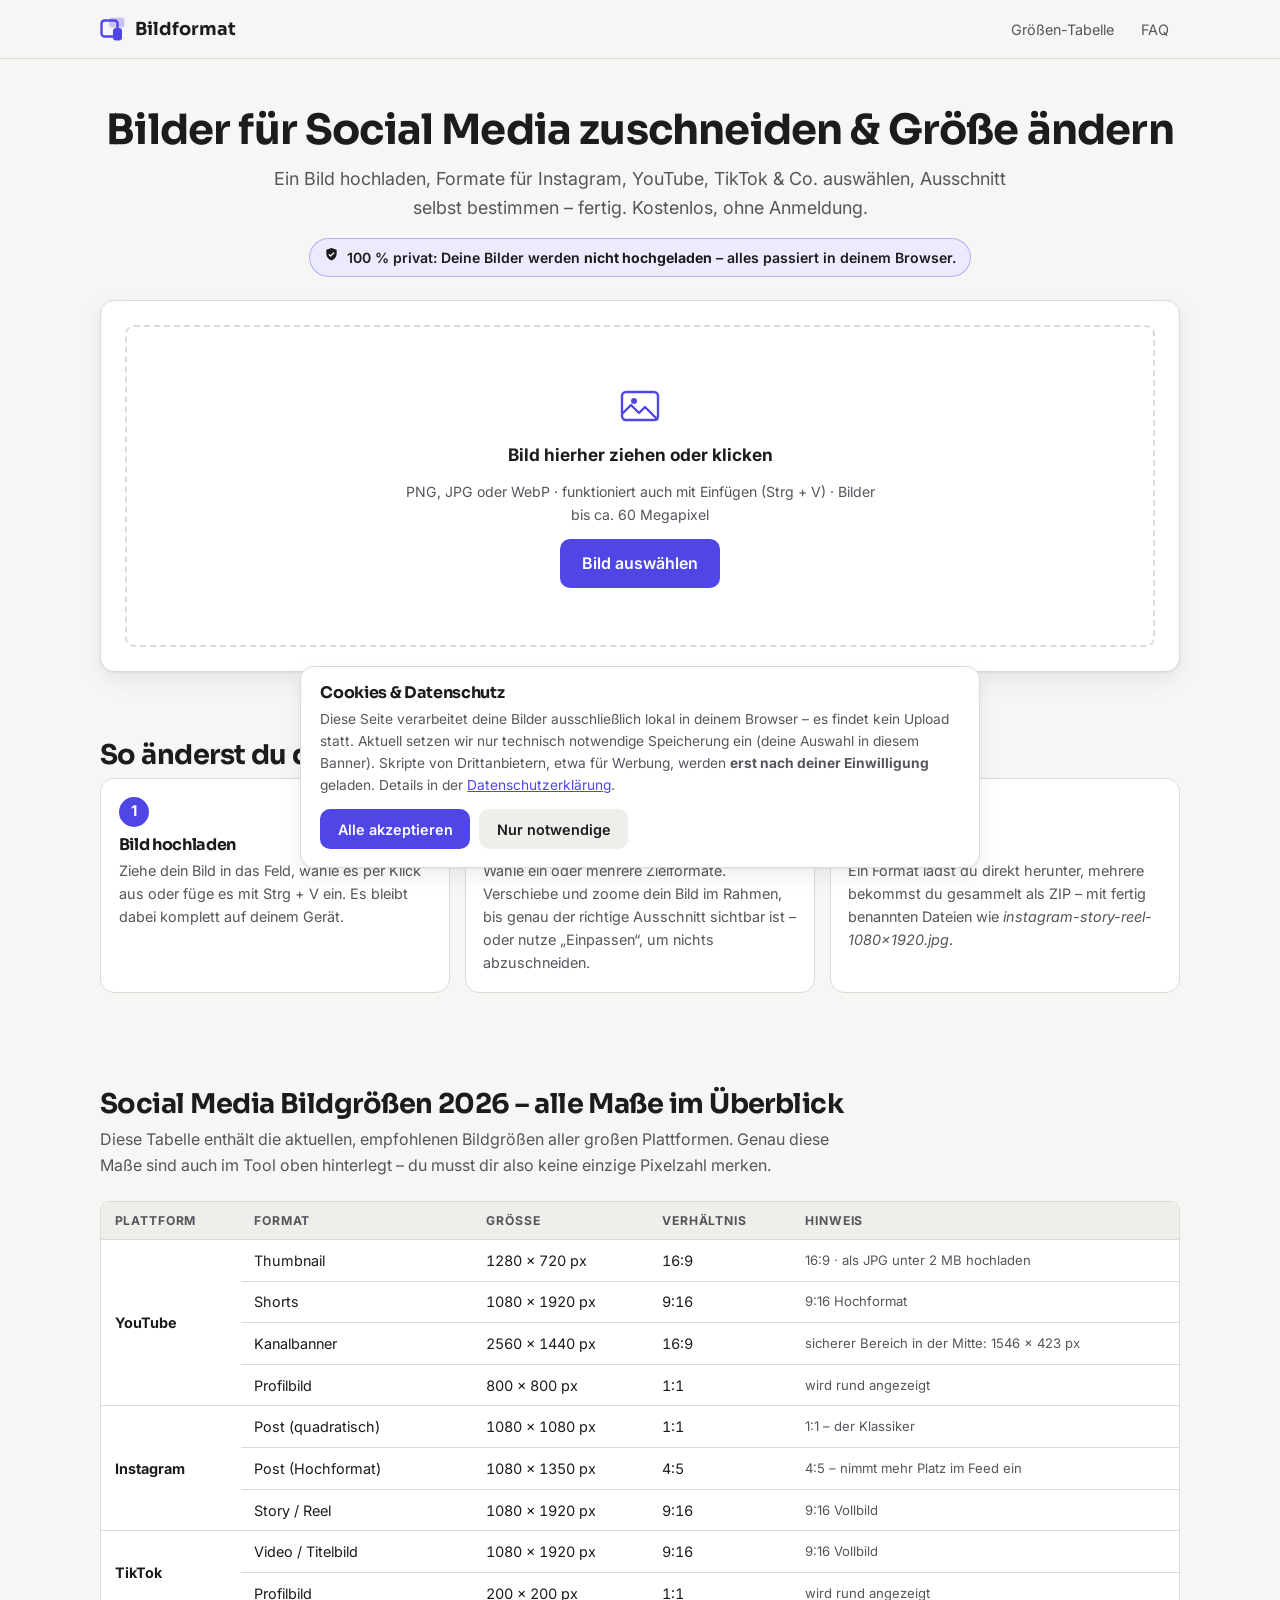
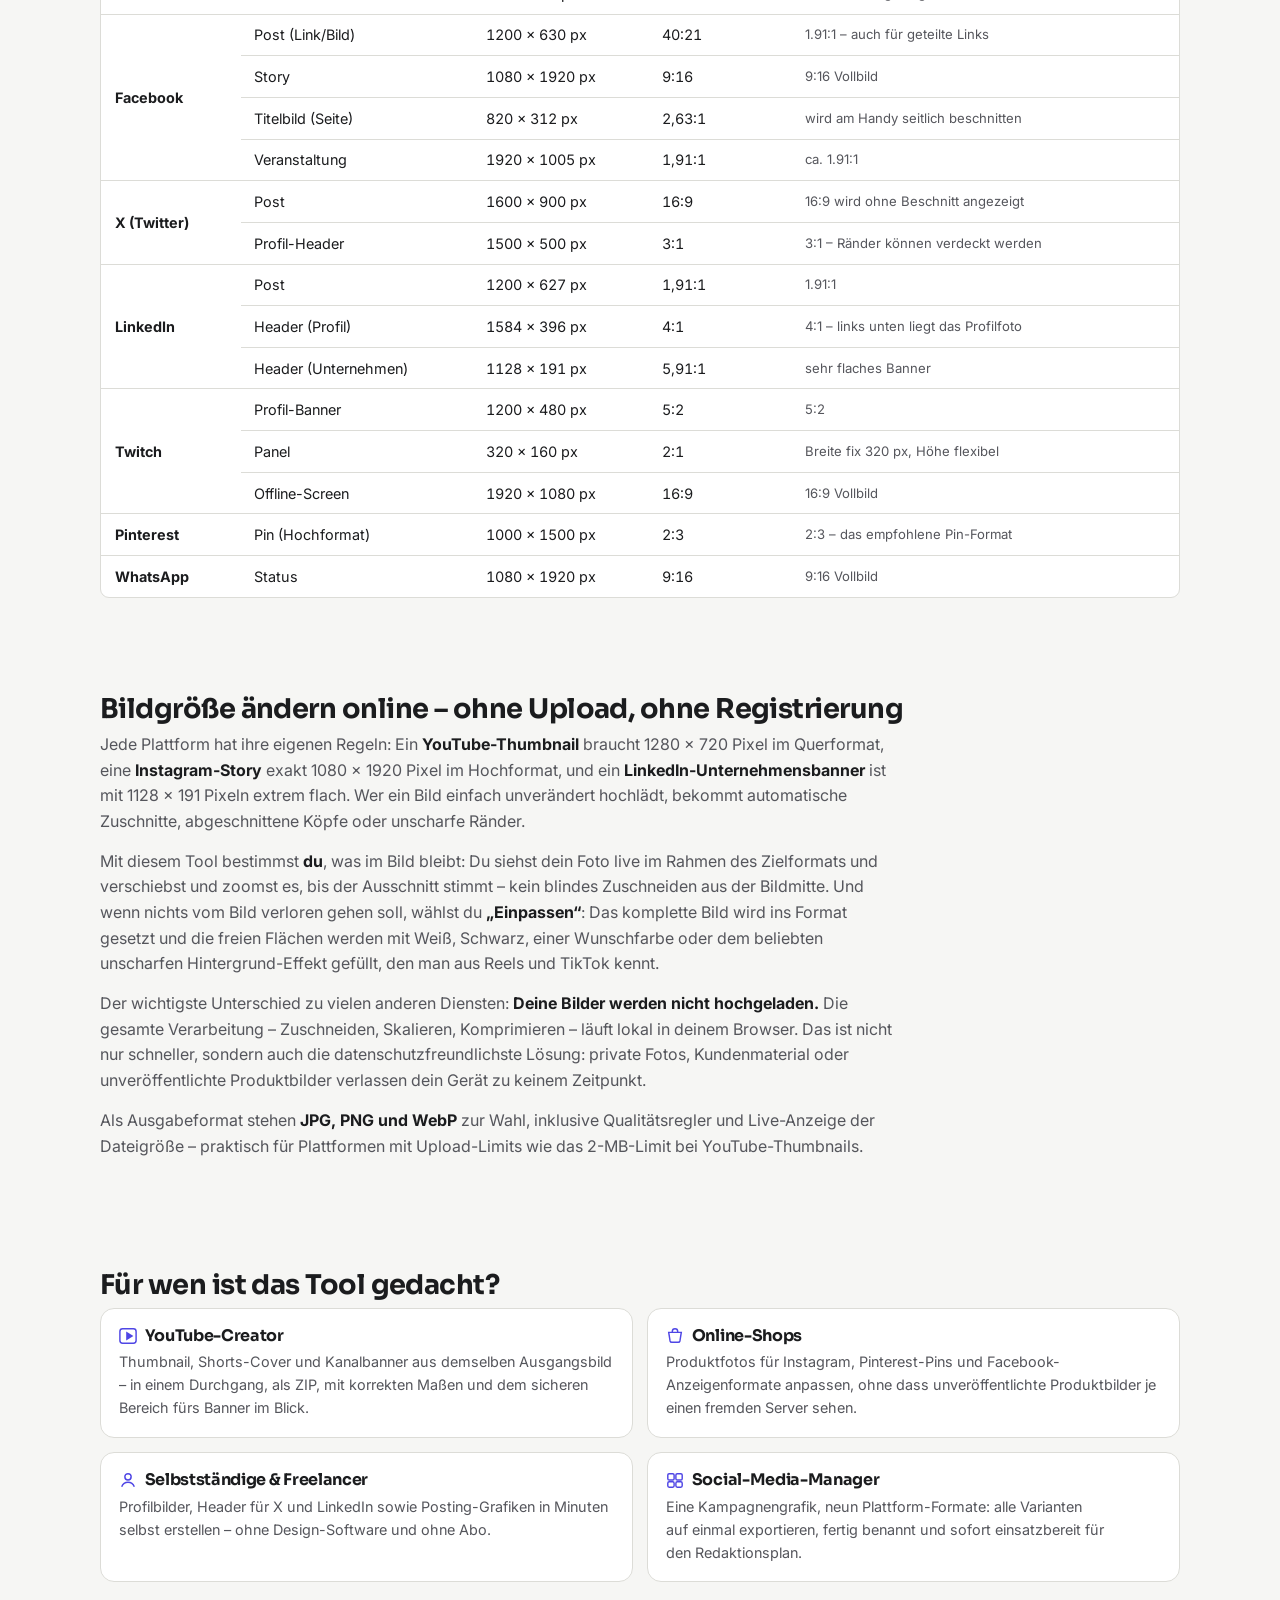
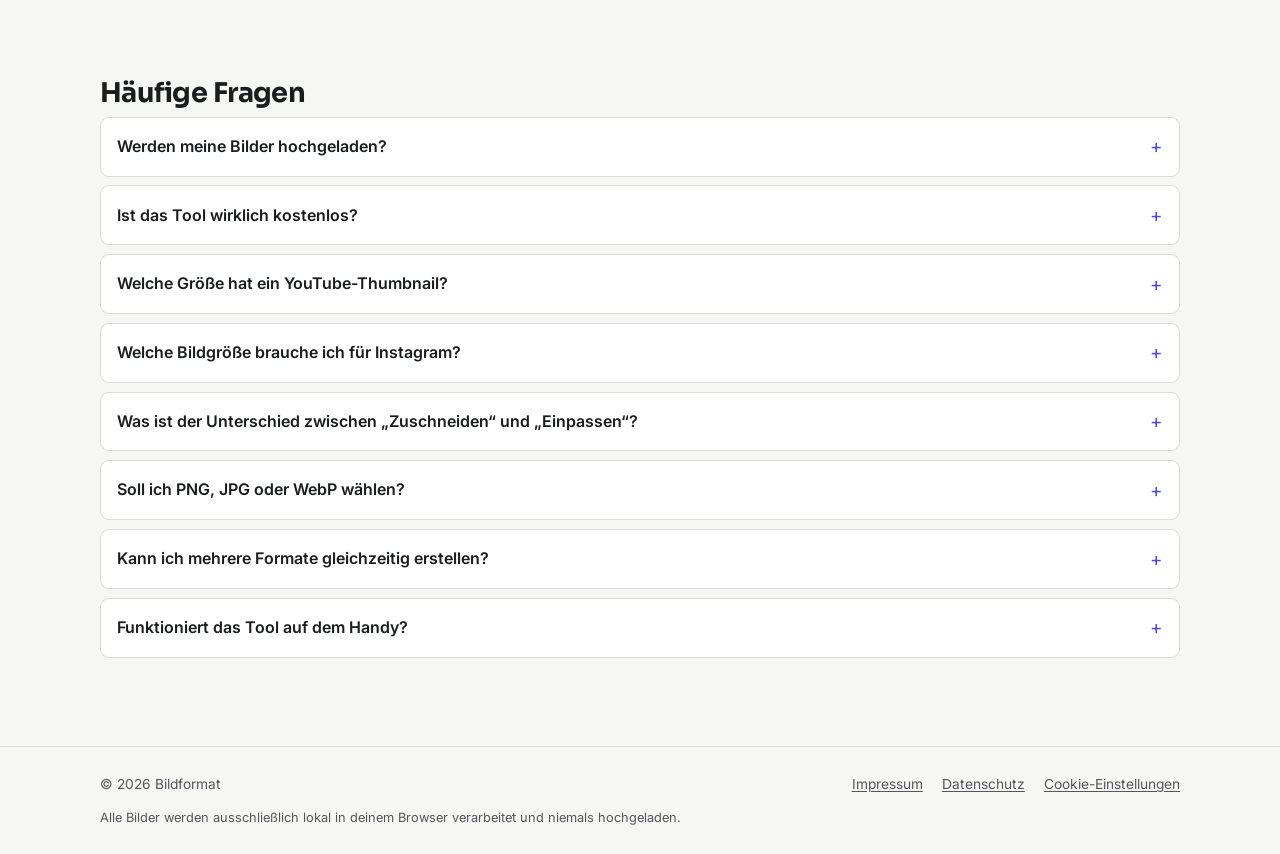
<file: index.html>
<!DOCTYPE html>
<html lang="de">
<head>
  <meta charset="UTF-8">
  <meta name="viewport" content="width=device-width, initial-scale=1">
  <meta name="google-site-verification" content="g4aUTxeU8rRBqWLtB91VDTED0f6L6JMsthv4brrKcHU">
  <meta name="google-site-verification" content="an-VG4DMbJwv0YQ3411A3ayARg_4ETstjmdpLZIrsgU">
  <title>Bilder für Social Media zuschneiden – kostenlos &amp; ohne Upload</title>
  <meta name="description" content="Bildgröße ändern für Instagram, YouTube, TikTok &amp; Co.: kostenlos im Browser zuschneiden oder mit Rand einpassen – ohne Upload, 100 % privat, alle Formate als ZIP.">
  <link rel="canonical" href="https://bildformat-tool.de/">
  <meta property="og:type" content="website">
  <meta property="og:url" content="https://bildformat-tool.de/">
  <meta property="og:title" content="Bilder für Social Media zuschneiden – kostenlos &amp; ohne Upload">
  <meta property="og:description" content="Alle Social-Media-Bildgrößen 2026: zuschneiden, einpassen, mehrere Formate auf einmal als ZIP – direkt im Browser, ohne Upload.">
  <meta property="og:image" content="https://bildformat-tool.de/assets/og-image.png">
  <meta property="og:locale" content="de_DE">
  <link rel="icon" type="image/svg+xml" href="assets/favicon.svg">

  <link rel="preconnect" href="https://fonts.googleapis.com">
  <link rel="preconnect" href="https://fonts.gstatic.com" crossorigin>
  <link rel="stylesheet" href="https://fonts.googleapis.com/css2?family=Inter:wght@400;600;700&family=Sora:wght@600;700&display=swap">
  <link rel="stylesheet" href="styles.css?v=20260818">

  <script type="application/ld+json">
  {
    "@context": "https://schema.org",
    "@type": "WebApplication",
    "name": "Bildformat – Social Media Bilder zuschneiden",
    "description": "Kostenloses Online-Tool zum Zuschneiden und Anpassen von Bildern für Instagram, YouTube, TikTok, Facebook, X, LinkedIn, Twitch, Pinterest und WhatsApp. Die Verarbeitung findet vollständig im Browser statt – ohne Upload.",
    "applicationCategory": "DesignApplication",
    "operatingSystem": "Web",
    "inLanguage": "de",
    "offers": { "@type": "Offer", "price": "0", "priceCurrency": "EUR" }
  }
  </script>
  <script type="application/ld+json">
  {
    "@context": "https://schema.org",
    "@type": "FAQPage",
    "mainEntity": [
      { "@type": "Question", "name": "Werden meine Bilder hochgeladen?",
        "acceptedAnswer": { "@type": "Answer", "text": "Nein. Die komplette Verarbeitung findet direkt in deinem Browser statt. Deine Bilder verlassen dein Gerät zu keinem Zeitpunkt und werden auf keinen Server übertragen." } },
      { "@type": "Question", "name": "Ist das Tool wirklich kostenlos?",
        "acceptedAnswer": { "@type": "Answer", "text": "Ja, das Tool ist vollständig kostenlos nutzbar – ohne Registrierung, ohne Wasserzeichen und ohne Limit bei der Anzahl der Bilder." } },
      { "@type": "Question", "name": "Welche Größe hat ein YouTube-Thumbnail?",
        "acceptedAnswer": { "@type": "Answer", "text": "Ein YouTube-Thumbnail sollte 1280 × 720 Pixel groß sein (Seitenverhältnis 16:9) und als JPG unter 2 MB hochgeladen werden. Genau dieses Format ist im Tool hinterlegt." } },
      { "@type": "Question", "name": "Welche Bildgröße brauche ich für Instagram?",
        "acceptedAnswer": { "@type": "Answer", "text": "Quadratische Posts: 1080 × 1080 Pixel. Hochformat-Posts: 1080 × 1350 Pixel (4:5). Stories und Reels: 1080 × 1920 Pixel (9:16). Alle drei Formate sind im Tool wählbar." } },
      { "@type": "Question", "name": "Was ist der Unterschied zwischen Zuschneiden und Einpassen?",
        "acceptedAnswer": { "@type": "Answer", "text": "Beim Zuschneiden wählst du per Ziehen und Zoomen den Bildausschnitt, der ins Zielformat übernommen wird – Ränder werden abgeschnitten. Beim Einpassen bleibt das komplette Bild erhalten und die freien Flächen werden mit einer Farbe oder einem unscharfen Hintergrund gefüllt." } },
      { "@type": "Question", "name": "Soll ich PNG, JPG oder WebP wählen?",
        "acceptedAnswer": { "@type": "Answer", "text": "JPG ist für Fotos meist die beste Wahl (kleine Dateien, überall akzeptiert). PNG eignet sich für Grafiken mit Text oder Transparenz. WebP ist am kleinsten, wird aber nicht von jeder Plattform beim Upload akzeptiert." } },
      { "@type": "Question", "name": "Kann ich mehrere Formate gleichzeitig erstellen?",
        "acceptedAnswer": { "@type": "Answer", "text": "Ja. Wähle einfach mehrere Formate aus – zum Beispiel YouTube-Thumbnail, Short und Instagram-Post – und lade alle fertigen Bilder mit einem Klick als ZIP-Datei herunter. Die Dateinamen sind bereits passend benannt." } },
      { "@type": "Question", "name": "Funktioniert das Tool auf dem Handy?",
        "acceptedAnswer": { "@type": "Answer", "text": "Ja, das Tool ist für Smartphones optimiert. Den Bildausschnitt verschiebst du mit dem Finger, gezoomt wird mit zwei Fingern oder über den Regler." } }
    ]
  }
  </script>

  <!-- ============================================================
       Einwilligungs-Sperre: Skripte von Drittanbietern (z. B. Werbung)
       gehören HIER hinein mit type="text/plain" + data-consent.
       Sie werden erst ausgeführt, nachdem die Besucherin/der Besucher
       im Cookie-Banner "Alle akzeptieren" gewählt hat.
       ============================================================ -->
  <script type="text/plain" data-consent="marketing">
    /* HIER SPÄTER WERBE-/DRITTANBIETER-SKRIPTE EINFÜGEN (z. B. AdSense).
       Dieser Block bleibt blockiert, bis die Einwilligung erteilt wurde. */
  </script>
</head>
<body>
  <a class="skip-link" href="#tool">Zum Werkzeug springen</a>

  <header class="site-header">
    <div class="container">
      <a class="logo" href="index.html" aria-label="Bildformat – Startseite">
        <svg viewBox="0 0 26 26" fill="none" aria-hidden="true">
          <rect x="1.5" y="4.5" width="16" height="16" rx="3" stroke="var(--accent)" stroke-width="2.4"/>
          <rect x="9" y="1.5" width="15.5" height="10" rx="3" fill="var(--accent)" opacity=".28"/>
          <rect x="13" y="12" width="9" height="12.5" rx="3" fill="var(--accent)"/>
        </svg>
        Bildformat
      </a>
      <nav class="site-nav" aria-label="Hauptnavigation">
        <a href="#groessen">Größen-Tabelle</a>
        <a href="#faq">FAQ</a>
      </nav>
    </div>
  </header>

  <main id="main">
    <!-- ====================== Hero + Tool ====================== -->
    <section class="hero container">
      <h1>Bilder für Social Media zuschneiden &amp; Größe ändern</h1>
      <p class="sub">Ein Bild hochladen, Formate für Instagram, YouTube, TikTok &amp; Co. auswählen, Ausschnitt selbst bestimmen – fertig. Kostenlos, ohne Anmeldung.</p>
      <p class="privacy-badge">
        <svg viewBox="0 0 16 16" fill="currentColor" aria-hidden="true"><path d="M8 1 2.5 3v4c0 3.5 2.3 6.2 5.5 7.5 3.2-1.3 5.5-4 5.5-7.5V3L8 1Zm-.9 9.7L4.6 8.2l1-1 1.5 1.4 3.3-3.3 1 1-4.3 4.4Z"/></svg>
        <span>100&nbsp;% privat: Deine Bilder werden <strong>nicht hochgeladen</strong> – alles passiert in deinem Browser.</span>
      </p>

      <div class="tool-card" id="tool" data-state="idle">
        <!-- ---------- Zustand: leer / Datei wählen ---------- -->
        <div data-panel="idle">
          <label class="dropzone" id="dropzone" for="file-input">
            <svg viewBox="0 0 44 44" fill="none" aria-hidden="true">
              <rect x="4" y="8" width="36" height="28" rx="4" stroke="currentColor" stroke-width="2.4"/>
              <path d="M4 30l9-9 8 8 6-6 13 13" stroke="currentColor" stroke-width="2.4" stroke-linejoin="round"/>
              <circle cx="16" cy="17" r="3" fill="currentColor"/>
            </svg>
            <strong>Bild hierher ziehen oder klicken</strong>
            <span class="hint">PNG, JPG oder WebP · funktioniert auch mit Einfügen (Strg&nbsp;+&nbsp;V) · Bilder bis ca. 60 Megapixel</span>
            <span class="btn">Bild auswählen</span>
          </label>
          <input type="file" id="file-input" class="sr-only" accept="image/png,image/jpeg,image/webp,image/gif,image/bmp,image/avif">
          <noscript><p class="nojs-note">Dieses Werkzeug benötigt JavaScript. Alle Informationen zu den Bildgrößen findest du weiter unten auf dieser Seite.</p></noscript>
        </div>

        <!-- ---------- Zustand: Fehler ---------- -->
        <div data-panel="error">
          <div class="tool-error">
            <p id="error-msg">Etwas ist schiefgegangen.</p>
            <button class="btn btn-ghost" id="error-retry" type="button">Anderes Bild wählen</button>
          </div>
        </div>

        <!-- ---------- Zustand: Editor ---------- -->
        <div data-panel="edit">
          <div class="file-meta">
            <span><strong id="file-meta-name"></strong> · <span id="file-meta-dims"></span></span>
            <button class="link-reset" id="reset-btn" type="button">Anderes Bild wählen</button>
          </div>

          <div class="editor">
            <aside class="fmt-picker" id="fmt-picker">
              <h2>Formate auswählen</h2>
              <p class="picker-hint">Mehrfachauswahl möglich – tippe ein gewähltes Format erneut an, um seinen Ausschnitt zu bearbeiten oder es abzuwählen.</p>
              <div id="fmt-groups"></div>
              <p class="selected-count" id="selected-count" aria-live="polite">1 Format ausgewählt</p>
            </aside>

            <div class="workbench">
              <div class="active-format-bar">
                <h2 id="active-label">Format</h2>
                <span class="dims" id="active-dims"></span>
              </div>

              <div class="stage" id="stage">
                <div class="stage-frame" id="stage-frame">
                  <canvas id="preview" aria-label="Bildvorschau – Ausschnitt mit dem Finger oder der Maus verschieben"></canvas>
                  <span class="drag-hint" id="drag-hint">Ziehen zum Verschieben · Zoomen mit Rad, zwei Fingern oder Regler</span>
                </div>
              </div>

              <div class="controls">
                <div class="control-row">
                  <span class="control-label" id="mode-label">Modus</span>
                  <div class="segmented" role="group" aria-labelledby="mode-label">
                    <button type="button" id="mode-cover" aria-pressed="true">Zuschneiden</button>
                    <button type="button" id="mode-contain" aria-pressed="false">Einpassen (mit Rand)</button>
                  </div>
                </div>

                <div class="control-row" id="zoom-row">
                  <span class="control-label" id="zoom-label">Zoom</span>
                  <input type="range" id="zoom-range" min="1" max="4" step="0.01" value="1" aria-labelledby="zoom-label">
                  <span class="range-val" id="zoom-val">100&nbsp;%</span>
                  <button type="button" class="btn btn-ghost" id="center-btn" style="padding:.4rem .9rem;font-size:.84rem;">Zurücksetzen</button>
                </div>

                <div class="control-row" id="bg-row" style="display:none;">
                  <span class="control-label">Hintergrund</span>
                  <div class="bg-options">
                    <button type="button" class="bg-chip" data-bg="blur" aria-pressed="true"><span class="swatch" style="background:linear-gradient(45deg,#7b7bd4,#c98fbf);filter:blur(1px);"></span>Unscharf (Bild)</button>
                    <button type="button" class="bg-chip" data-bg="white" aria-pressed="false"><span class="swatch" style="background:#fff;"></span>Weiß</button>
                    <button type="button" class="bg-chip" data-bg="black" aria-pressed="false"><span class="swatch" style="background:#000;"></span>Schwarz</button>
                    <label class="bg-chip" data-bg="custom" aria-pressed="false" style="cursor:pointer;">
                      <input type="color" id="bg-color-input" value="#3b3b66" aria-label="Eigene Hintergrundfarbe wählen">Eigene Farbe
                    </label>
                  </div>
                </div>

                <div class="control-row">
                  <span class="control-label"><label for="out-type">Dateiformat</label></span>
                  <select id="out-type">
                    <option value="image/jpeg" selected>JPG (empfohlen für Fotos)</option>
                    <option value="image/png">PNG (verlustfrei)</option>
                    <option value="image/webp">WebP (kleinste Dateien)</option>
                  </select>
                  <span class="note-inline" id="webp-note" hidden>WebP wird von deinem Browser nicht unterstützt.</span>
                </div>

                <div class="control-row" id="quality-row">
                  <span class="control-label" id="quality-label">Qualität</span>
                  <input type="range" id="quality-range" min="0.5" max="1" step="0.01" value="0.9" aria-labelledby="quality-label">
                  <span class="range-val" id="quality-val">90&nbsp;%</span>
                </div>

                <p class="size-estimate" id="size-estimate" aria-live="polite"></p>
              </div>

              <div class="export-bar">
                <div class="progress" id="export-progress"><i></i></div>
                <button class="btn btn-big" id="export-btn" type="button">Bild herunterladen</button>
              </div>

              <div class="results" id="results">
                <h2>Fertige Bilder</h2>
                <p class="compare" id="results-compare"></p>
                <div class="results-grid" id="results-grid"></div>
              </div>
            </div>
          </div>
        </div>
      </div>

      <!-- Werbe-Platzhalter: Leaderboard unter dem Tool -->
      <div class="ad-slot ad-slot--leaderboard" aria-hidden="true">
        <!-- HIER SPÄTER DEN WERBECODE EINFÜGEN (erst nach Cookie-Einwilligung laden) -->
        Werbefläche
      </div>
    </section>

    <!-- ====================== So funktioniert's ====================== -->
    <section class="section container" id="anleitung">
      <h2>So änderst du die Bildgröße in 3 Schritten</h2>
      <div class="steps">
        <div class="step">
          <h3>Bild hochladen</h3>
          <p>Ziehe dein Bild in das Feld, wähle es per Klick aus oder füge es mit Strg&nbsp;+&nbsp;V ein. Es bleibt dabei komplett auf deinem Gerät.</p>
        </div>
        <div class="step">
          <h3>Formate wählen &amp; Ausschnitt anpassen</h3>
          <p>Wähle ein oder mehrere Zielformate. Verschiebe und zoome dein Bild im Rahmen, bis genau der richtige Ausschnitt sichtbar ist – oder nutze „Einpassen“, um nichts abzuschneiden.</p>
        </div>
        <div class="step">
          <h3>Herunterladen</h3>
          <p>Ein Format lädst du direkt herunter, mehrere bekommst du gesammelt als ZIP – mit fertig benannten Dateien wie <em>instagram-story-reel-1080x1920.jpg</em>.</p>
        </div>
      </div>
    </section>

    <!-- ====================== Größen-Tabelle ====================== -->
    <section class="section container" id="groessen">
      <h2>Social Media Bildgrößen 2026 – alle Maße im Überblick</h2>
      <p class="lead">Diese Tabelle enthält die aktuellen, empfohlenen Bildgrößen aller großen Plattformen. Genau diese Maße sind auch im Tool oben hinterlegt – du musst dir also keine einzige Pixelzahl merken.</p>
      <div class="table-wrap">
        <table class="size-table">
          <thead>
            <tr><th scope="col">Plattform</th><th scope="col">Format</th><th scope="col">Größe</th><th scope="col">Verhältnis</th><th scope="col">Hinweis</th></tr>
          </thead>
          <tbody id="size-table-body">
            <noscript><tr><td colspan="5">Bitte aktiviere JavaScript, um die vollständige Größen-Tabelle zu sehen. Die wichtigsten Werte: YouTube-Thumbnail 1280 × 720, Instagram-Post 1080 × 1080, Story/Reel/TikTok 1080 × 1920, Pinterest-Pin 1000 × 1500.</td></tr></noscript>
          </tbody>
        </table>
      </div>
    </section>

    <!-- Werbe-Platzhalter: mitten im Inhalt -->
    <div class="container">
      <div class="ad-slot ad-slot--incontent" aria-hidden="true">
        <!-- HIER SPÄTER DEN WERBECODE EINFÜGEN (erst nach Cookie-Einwilligung laden) -->
        Werbefläche
      </div>
    </div>

    <!-- ====================== SEO-Text ====================== -->
    <section class="section container">
      <h2>Bildgröße ändern online – ohne Upload, ohne Registrierung</h2>
      <div class="seo-text">
        <p>Jede Plattform hat ihre eigenen Regeln: Ein <strong>YouTube-Thumbnail</strong> braucht 1280 × 720 Pixel im Querformat, eine <strong>Instagram-Story</strong> exakt 1080 × 1920 Pixel im Hochformat, und ein <strong>LinkedIn-Unternehmensbanner</strong> ist mit 1128 × 191 Pixeln extrem flach. Wer ein Bild einfach unverändert hochlädt, bekommt automatische Zuschnitte, abgeschnittene Köpfe oder unscharfe Ränder.</p>
        <p>Mit diesem Tool bestimmst <strong>du</strong>, was im Bild bleibt: Du siehst dein Foto live im Rahmen des Zielformats und verschiebst und zoomst es, bis der Ausschnitt stimmt – kein blindes Zuschneiden aus der Bildmitte. Und wenn nichts vom Bild verloren gehen soll, wählst du <strong>„Einpassen“</strong>: Das komplette Bild wird ins Format gesetzt und die freien Flächen werden mit Weiß, Schwarz, einer Wunschfarbe oder dem beliebten unscharfen Hintergrund-Effekt gefüllt, den man aus Reels und TikTok kennt.</p>
        <p>Der wichtigste Unterschied zu vielen anderen Diensten: <strong>Deine Bilder werden nicht hochgeladen.</strong> Die gesamte Verarbeitung – Zuschneiden, Skalieren, Komprimieren – läuft lokal in deinem Browser. Das ist nicht nur schneller, sondern auch die datenschutzfreundlichste Lösung: private Fotos, Kundenmaterial oder unveröffentlichte Produktbilder verlassen dein Gerät zu keinem Zeitpunkt.</p>
        <p>Als Ausgabeformat stehen <strong>JPG, PNG und WebP</strong> zur Wahl, inklusive Qualitätsregler und Live-Anzeige der Dateigröße – praktisch für Plattformen mit Upload-Limits wie das 2-MB-Limit bei YouTube-Thumbnails.</p>
      </div>
    </section>

    <!-- ====================== Einsatzideen ====================== -->
    <section class="section container" id="einsatz">
      <h2>Für wen ist das Tool gedacht?</h2>
      <div class="usecases">
        <div class="usecase">
          <h3><svg viewBox="0 0 20 20" fill="currentColor" aria-hidden="true"><path d="M8 5v10l8-5-8-5Z"/><rect x="1" y="2" width="18" height="16" rx="3" fill="none" stroke="currentColor" stroke-width="1.6"/></svg>YouTube-Creator</h3>
          <p>Thumbnail, Shorts-Cover und Kanalbanner aus demselben Ausgangsbild – in einem Durchgang, als ZIP, mit korrekten Maßen und dem sicheren Bereich fürs Banner im Blick.</p>
        </div>
        <div class="usecase">
          <h3><svg viewBox="0 0 20 20" fill="none" stroke="currentColor" stroke-width="1.6" aria-hidden="true"><path d="M3 6h14l-1.5 9.5a2 2 0 0 1-2 1.5h-7a2 2 0 0 1-2-1.5L3 6Z"/><path d="M7 6V5a3 3 0 0 1 6 0v1"/></svg>Online-Shops</h3>
          <p>Produktfotos für Instagram, Pinterest-Pins und Facebook-Anzeigenformate anpassen, ohne dass unveröffentlichte Produktbilder je einen fremden Server sehen.</p>
        </div>
        <div class="usecase">
          <h3><svg viewBox="0 0 20 20" fill="none" stroke="currentColor" stroke-width="1.6" aria-hidden="true"><circle cx="10" cy="6.5" r="3.5"/><path d="M3 17.5c1.2-3.2 3.8-5 7-5s5.8 1.8 7 5"/></svg>Selbstständige &amp; Freelancer</h3>
          <p>Profilbilder, Header für X und LinkedIn sowie Posting-Grafiken in Minuten selbst erstellen – ohne Design-Software und ohne Abo.</p>
        </div>
        <div class="usecase">
          <h3><svg viewBox="0 0 20 20" fill="none" stroke="currentColor" stroke-width="1.6" aria-hidden="true"><rect x="2" y="3" width="7" height="7" rx="1.5"/><rect x="11" y="3" width="7" height="7" rx="1.5"/><rect x="2" y="12" width="7" height="6" rx="1.5"/><rect x="11" y="12" width="7" height="6" rx="1.5"/></svg>Social-Media-Manager</h3>
          <p>Eine Kampagnengrafik, neun Plattform-Formate: alle Varianten auf einmal exportieren, fertig benannt und sofort einsatzbereit für den Redaktionsplan.</p>
        </div>
      </div>
    </section>

    <!-- ====================== FAQ ====================== -->
    <section class="section container faq" id="faq">
      <h2>Häufige Fragen</h2>
      <details>
        <summary>Werden meine Bilder hochgeladen?</summary>
        <p>Nein. Die komplette Verarbeitung findet direkt in deinem Browser statt. Deine Bilder verlassen dein Gerät zu keinem Zeitpunkt und werden auf keinen Server übertragen – das kannst du sogar prüfen, indem du die Seite lädst und danach die Internetverbindung trennst: Das Tool funktioniert weiter.</p>
      </details>
      <details>
        <summary>Ist das Tool wirklich kostenlos?</summary>
        <p>Ja, vollständig kostenlos – ohne Registrierung, ohne Wasserzeichen und ohne Limit bei der Anzahl der Bilder.</p>
      </details>
      <details>
        <summary>Welche Größe hat ein YouTube-Thumbnail?</summary>
        <p>1280 × 720 Pixel im Seitenverhältnis 16:9, hochgeladen als JPG mit maximal 2 MB. Wähle im Tool einfach „YouTube · Thumbnail“ – Maße und Dateigrößen-Anzeige sind bereits hinterlegt.</p>
      </details>
      <details>
        <summary>Welche Bildgröße brauche ich für Instagram?</summary>
        <p>Quadratische Posts: 1080 × 1080 Pixel. Hochformat-Posts: 1080 × 1350 Pixel (4:5). Stories und Reels: 1080 × 1920 Pixel (9:16). Alle drei Formate stehen im Tool zur Auswahl.</p>
      </details>
      <details>
        <summary>Was ist der Unterschied zwischen „Zuschneiden“ und „Einpassen“?</summary>
        <p>Beim <strong>Zuschneiden</strong> wählst du per Ziehen und Zoomen selbst den Ausschnitt, der ins Zielformat übernommen wird – überstehende Ränder werden abgeschnitten. Beim <strong>Einpassen</strong> bleibt das komplette Bild erhalten: Es wird verkleinert ins Format gesetzt und die freien Flächen werden mit Weiß, Schwarz, einer Wunschfarbe oder einer unscharfen Version deines Bildes gefüllt.</p>
      </details>
      <details>
        <summary>Soll ich PNG, JPG oder WebP wählen?</summary>
        <p>JPG ist für Fotos meist die beste Wahl: kleine Dateien, von allen Plattformen akzeptiert. PNG eignet sich für Grafiken mit Text, harten Kanten oder Transparenz. WebP erzeugt die kleinsten Dateien, wird aber nicht von jeder Plattform beim Upload akzeptiert.</p>
      </details>
      <details>
        <summary>Kann ich mehrere Formate gleichzeitig erstellen?</summary>
        <p>Ja. Wähle beliebig viele Formate aus – der Ausschnitt lässt sich für jedes Format einzeln anpassen – und lade anschließend alles gesammelt als ZIP-Datei herunter. Die Dateien sind bereits nach Plattform, Format und Größe benannt.</p>
      </details>
      <details>
        <summary>Funktioniert das Tool auf dem Handy?</summary>
        <p>Ja. Die Seite ist für Smartphones optimiert: Den Ausschnitt verschiebst du mit dem Finger, gezoomt wird mit zwei Fingern oder über den Zoom-Regler.</p>
      </details>
    </section>
  </main>

  <!-- ====================== Footer ====================== -->
  <footer class="site-footer">
    <div class="container">
      <span>© 2026 Bildformat</span>
      <nav class="footer-links" aria-label="Rechtliches">
        <a href="impressum.html">Impressum</a>
        <a href="datenschutz.html">Datenschutz</a>
        <button type="button" id="cookie-settings">Cookie-Einstellungen</button>
      </nav>
      <span class="footer-privacy">Alle Bilder werden ausschließlich lokal in deinem Browser verarbeitet und niemals hochgeladen.</span>
    </div>
  </footer>

  <!-- ====================== Cookie-Banner (blockierend) ====================== -->
  <div class="cookie-banner" id="cookie-banner" role="dialog" aria-modal="false" aria-labelledby="cookie-title">
    <div class="inner">
      <h2 id="cookie-title">Cookies &amp; Datenschutz</h2>
      <p>Diese Seite verarbeitet deine Bilder ausschließlich lokal in deinem Browser – es findet kein Upload statt. Aktuell setzen wir nur technisch notwendige Speicherung ein (deine Auswahl in diesem Banner). Skripte von Drittanbietern, etwa für Werbung, werden <strong>erst nach deiner Einwilligung</strong> geladen. Details in der <a href="datenschutz.html">Datenschutzerklärung</a>.</p>
      <div class="cookie-actions">
        <button class="btn" id="consent-accept" type="button">Alle akzeptieren</button>
        <button class="btn btn-ghost" id="consent-essential" type="button">Nur notwendige</button>
      </div>
    </div>
  </div>

  <!-- ====================== Werbe-Hinweis in der Ecke (Platzhalter) ====================== -->
  <aside class="ad-toast" id="ad-toast" aria-label="Anzeige">
    <div class="ad-toast-head">
      <span>ANZEIGE</span>
      <button class="close-toast" id="close-toast" type="button" aria-label="Anzeige schließen">×</button>
    </div>
    <div class="ad-slot-inner">
      <!-- HIER SPÄTER DEN WERBECODE EINFÜGEN (erst nach Cookie-Einwilligung laden) -->
      Werbefläche
    </div>
  </aside>

  <script defer src="lib/manifest.js?v=20260818"></script>
  <script defer src="main.js?v=20260818"></script>
</body>
</html>
</file>
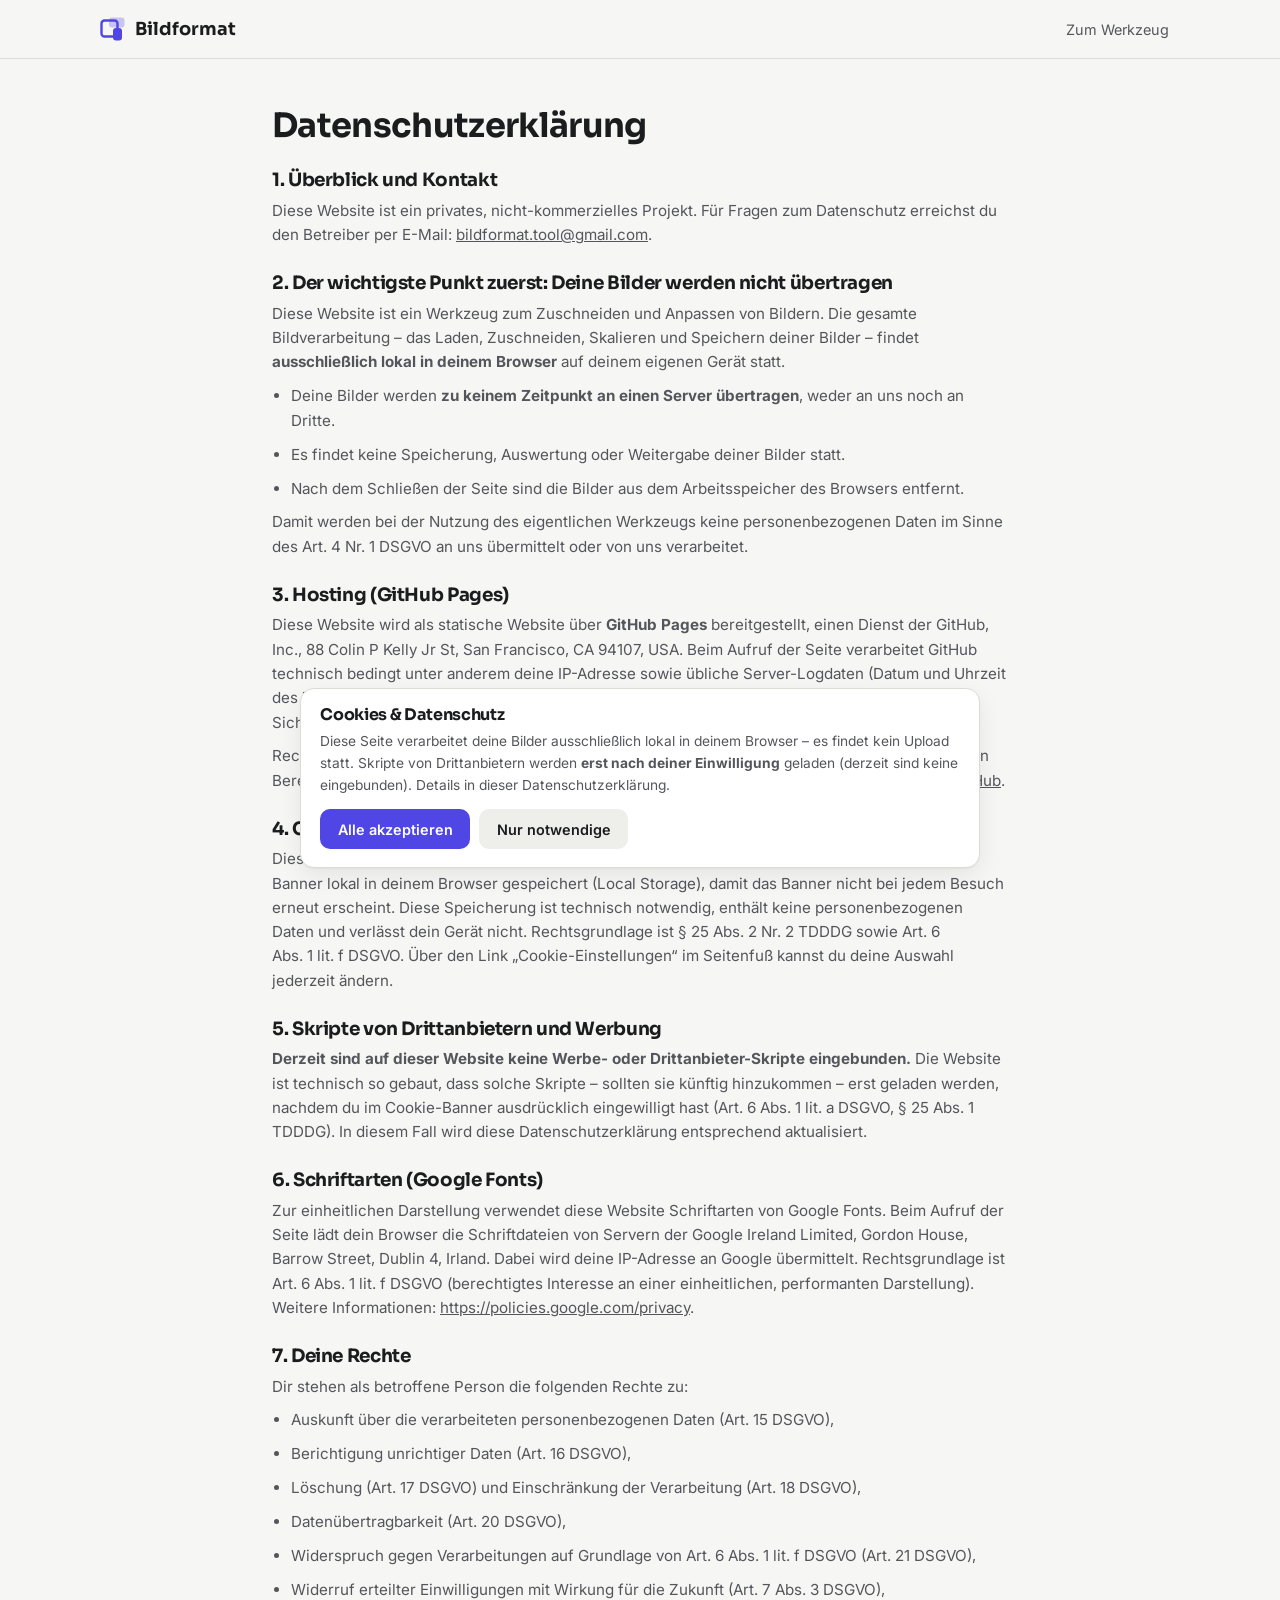
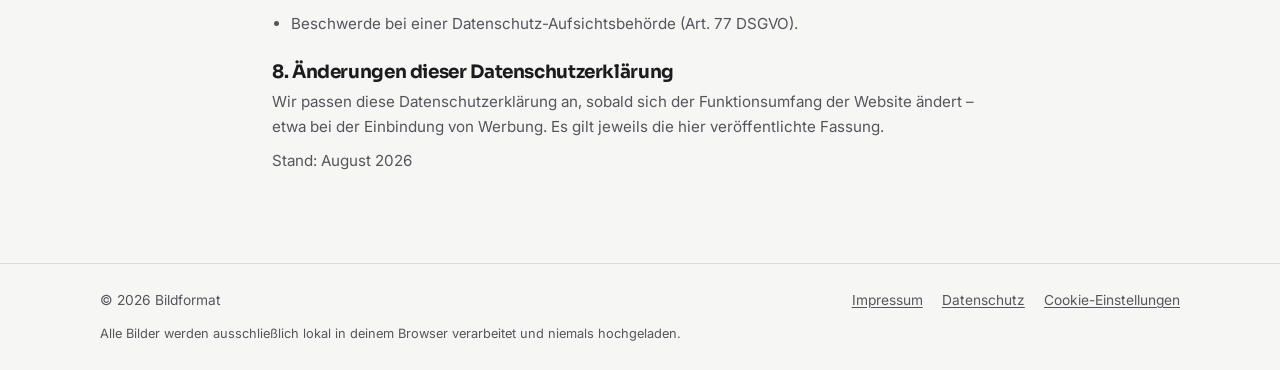
<file: datenschutz.html>
<!DOCTYPE html>
<html lang="de">
<head>
  <meta charset="UTF-8">
  <meta name="viewport" content="width=device-width, initial-scale=1">
  <title>Datenschutzerklärung | Bildformat</title>
  <meta name="description" content="Datenschutzerklärung für Bildformat: Bilder werden ausschließlich lokal im Browser verarbeitet und niemals auf einen Server übertragen.">
  <meta name="robots" content="noindex, follow">
  <link rel="icon" type="image/svg+xml" href="assets/favicon.svg">
  <link rel="preconnect" href="https://fonts.googleapis.com">
  <link rel="preconnect" href="https://fonts.gstatic.com" crossorigin>
  <link rel="stylesheet" href="https://fonts.googleapis.com/css2?family=Inter:wght@400;600;700&family=Sora:wght@600;700&display=swap">
  <link rel="stylesheet" href="styles.css?v=20260818">
</head>
<body>
  <a class="skip-link" href="#main">Zum Inhalt springen</a>

  <header class="site-header">
    <div class="container">
      <a class="logo" href="index.html" aria-label="Bildformat – Startseite">
        <svg viewBox="0 0 26 26" fill="none" aria-hidden="true">
          <rect x="1.5" y="4.5" width="16" height="16" rx="3" stroke="var(--accent)" stroke-width="2.4"/>
          <rect x="9" y="1.5" width="15.5" height="10" rx="3" fill="var(--accent)" opacity=".28"/>
          <rect x="13" y="12" width="9" height="12.5" rx="3" fill="var(--accent)"/>
        </svg>
        Bildformat
      </a>
      <nav class="site-nav" aria-label="Hauptnavigation">
        <a href="index.html">Zum Werkzeug</a>
      </nav>
    </div>
  </header>

  <main id="main" class="container legal">
    <h1>Datenschutzerklärung</h1>

    <h2>1. Überblick und Kontakt</h2>
    <p>Diese Website ist ein privates, nicht-kommerzielles Projekt. Für Fragen zum Datenschutz erreichst du den Betreiber per E-Mail: <a href="mailto:bildformat.tool@gmail.com">bildformat.tool@gmail.com</a>.</p>

    <h2>2. Der wichtigste Punkt zuerst: Deine Bilder werden nicht übertragen</h2>
    <p>Diese Website ist ein Werkzeug zum Zuschneiden und Anpassen von Bildern. Die gesamte Bildverarbeitung – das Laden, Zuschneiden, Skalieren und Speichern deiner Bilder – findet <strong>ausschließlich lokal in deinem Browser</strong> auf deinem eigenen Gerät statt.</p>
    <ul>
      <li>Deine Bilder werden <strong>zu keinem Zeitpunkt an einen Server übertragen</strong>, weder an uns noch an Dritte.</li>
      <li>Es findet keine Speicherung, Auswertung oder Weitergabe deiner Bilder statt.</li>
      <li>Nach dem Schließen der Seite sind die Bilder aus dem Arbeitsspeicher des Browsers entfernt.</li>
    </ul>
    <p>Damit werden bei der Nutzung des eigentlichen Werkzeugs keine personenbezogenen Daten im Sinne des Art. 4 Nr. 1 DSGVO an uns übermittelt oder von uns verarbeitet.</p>

    <h2>3. Hosting (GitHub Pages)</h2>
    <p>Diese Website wird als statische Website über <strong>GitHub Pages</strong> bereitgestellt, einen Dienst der GitHub, Inc., 88 Colin P Kelly Jr St, San Francisco, CA 94107, USA. Beim Aufruf der Seite verarbeitet GitHub technisch bedingt unter anderem deine IP-Adresse sowie übliche Server-Logdaten (Datum und Uhrzeit des Zugriffs, abgerufene Datei, Browser-Informationen), um die Website auszuliefern und die Sicherheit des Dienstes zu gewährleisten. Dabei kann eine Verarbeitung in den USA stattfinden.</p>
    <p>Rechtsgrundlage ist Art. 6 Abs. 1 lit. f DSGVO (berechtigtes Interesse an der sicheren und effizienten Bereitstellung der Website). Weitere Informationen findest du in der <a href="https://docs.github.com/site-policy/privacy-policies/github-general-privacy-statement" rel="noopener" target="_blank">Datenschutzerklärung von GitHub</a>.</p>

    <h2>4. Cookies und lokale Speicherung</h2>
    <p>Diese Website setzt <strong>keine Tracking-Cookies</strong> ein. Es wird lediglich deine Entscheidung im Cookie-Banner lokal in deinem Browser gespeichert (Local Storage), damit das Banner nicht bei jedem Besuch erneut erscheint. Diese Speicherung ist technisch notwendig, enthält keine personenbezogenen Daten und verlässt dein Gerät nicht. Rechtsgrundlage ist § 25 Abs. 2 Nr. 2 TDDDG sowie Art. 6 Abs. 1 lit. f DSGVO. Über den Link „Cookie-Einstellungen“ im Seitenfuß kannst du deine Auswahl jederzeit ändern.</p>

    <h2>5. Skripte von Drittanbietern und Werbung</h2>
    <p><strong>Derzeit sind auf dieser Website keine Werbe- oder Drittanbieter-Skripte eingebunden.</strong> Die Website ist technisch so gebaut, dass solche Skripte – sollten sie künftig hinzukommen – erst geladen werden, nachdem du im Cookie-Banner ausdrücklich eingewilligt hast (Art. 6 Abs. 1 lit. a DSGVO, § 25 Abs. 1 TDDDG). In diesem Fall wird diese Datenschutzerklärung entsprechend aktualisiert.</p>

    <h2>6. Schriftarten (Google Fonts)</h2>
    <p>Zur einheitlichen Darstellung verwendet diese Website Schriftarten von Google Fonts. Beim Aufruf der Seite lädt dein Browser die Schriftdateien von Servern der Google Ireland Limited, Gordon House, Barrow Street, Dublin 4, Irland. Dabei wird deine IP-Adresse an Google übermittelt. Rechtsgrundlage ist Art. 6 Abs. 1 lit. f DSGVO (berechtigtes Interesse an einer einheitlichen, performanten Darstellung). Weitere Informationen: <a href="https://policies.google.com/privacy" rel="noopener" target="_blank">https://policies.google.com/privacy</a>.</p>

    <h2>7. Deine Rechte</h2>
    <p>Dir stehen als betroffene Person die folgenden Rechte zu:</p>
    <ul>
      <li>Auskunft über die verarbeiteten personenbezogenen Daten (Art. 15 DSGVO),</li>
      <li>Berichtigung unrichtiger Daten (Art. 16 DSGVO),</li>
      <li>Löschung (Art. 17 DSGVO) und Einschränkung der Verarbeitung (Art. 18 DSGVO),</li>
      <li>Datenübertragbarkeit (Art. 20 DSGVO),</li>
      <li>Widerspruch gegen Verarbeitungen auf Grundlage von Art. 6 Abs. 1 lit. f DSGVO (Art. 21 DSGVO),</li>
      <li>Widerruf erteilter Einwilligungen mit Wirkung für die Zukunft (Art. 7 Abs. 3 DSGVO),</li>
      <li>Beschwerde bei einer Datenschutz-Aufsichtsbehörde (Art. 77 DSGVO).</li>
    </ul>

    <h2>8. Änderungen dieser Datenschutzerklärung</h2>
    <p>Wir passen diese Datenschutzerklärung an, sobald sich der Funktionsumfang der Website ändert – etwa bei der Einbindung von Werbung. Es gilt jeweils die hier veröffentlichte Fassung.</p>
    <p>Stand: August 2026</p>
  </main>

  <footer class="site-footer">
    <div class="container">
      <span>© 2026 Bildformat</span>
      <nav class="footer-links" aria-label="Rechtliches">
        <a href="impressum.html">Impressum</a>
        <a href="datenschutz.html">Datenschutz</a>
        <button type="button" id="cookie-settings">Cookie-Einstellungen</button>
      </nav>
      <span class="footer-privacy">Alle Bilder werden ausschließlich lokal in deinem Browser verarbeitet und niemals hochgeladen.</span>
    </div>
  </footer>

  <div class="cookie-banner" id="cookie-banner" role="dialog" aria-modal="false" aria-labelledby="cookie-title">
    <div class="inner">
      <h2 id="cookie-title">Cookies &amp; Datenschutz</h2>
      <p>Diese Seite verarbeitet deine Bilder ausschließlich lokal in deinem Browser – es findet kein Upload statt. Skripte von Drittanbietern werden <strong>erst nach deiner Einwilligung</strong> geladen (derzeit sind keine eingebunden). Details in dieser Datenschutzerklärung.</p>
      <div class="cookie-actions">
        <button class="btn" id="consent-accept" type="button">Alle akzeptieren</button>
        <button class="btn btn-ghost" id="consent-essential" type="button">Nur notwendige</button>
      </div>
    </div>
  </div>

  <script defer src="lib/manifest.js?v=20260818"></script>
  <script defer src="main.js?v=20260818"></script>
</body>
</html>
</file>
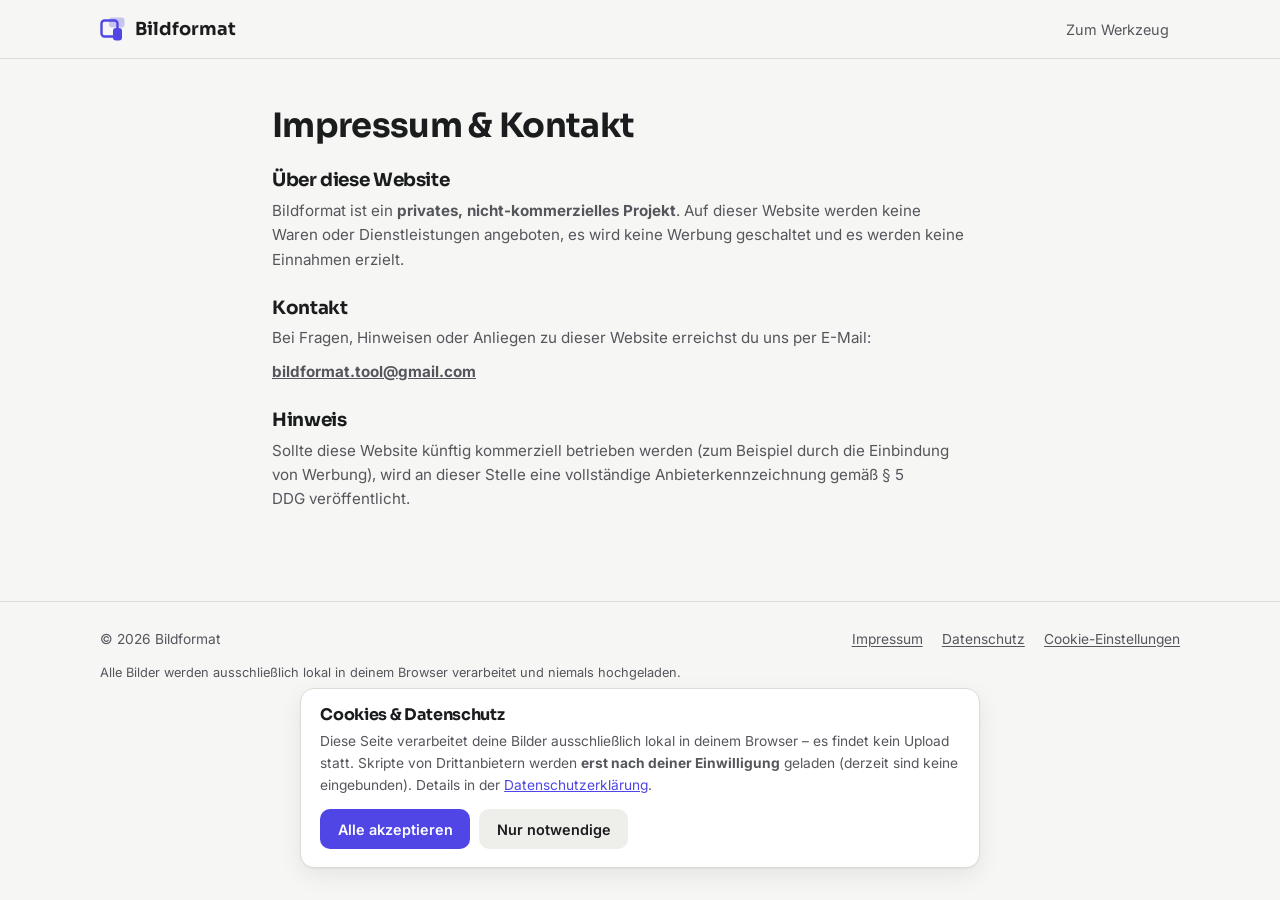
<file: impressum.html>
<!DOCTYPE html>
<html lang="de">
<head>
  <meta charset="UTF-8">
  <meta name="viewport" content="width=device-width, initial-scale=1">
  <title>Impressum &amp; Kontakt | Bildformat</title>
  <meta name="description" content="Impressum und Kontakt für Bildformat – ein privates, nicht-kommerzielles Projekt.">
  <meta name="robots" content="noindex, follow">
  <link rel="icon" type="image/svg+xml" href="assets/favicon.svg">
  <link rel="preconnect" href="https://fonts.googleapis.com">
  <link rel="preconnect" href="https://fonts.gstatic.com" crossorigin>
  <link rel="stylesheet" href="https://fonts.googleapis.com/css2?family=Inter:wght@400;600;700&family=Sora:wght@600;700&display=swap">
  <link rel="stylesheet" href="styles.css?v=20260818">
</head>
<body>
  <a class="skip-link" href="#main">Zum Inhalt springen</a>

  <header class="site-header">
    <div class="container">
      <a class="logo" href="index.html" aria-label="Bildformat – Startseite">
        <svg viewBox="0 0 26 26" fill="none" aria-hidden="true">
          <rect x="1.5" y="4.5" width="16" height="16" rx="3" stroke="var(--accent)" stroke-width="2.4"/>
          <rect x="9" y="1.5" width="15.5" height="10" rx="3" fill="var(--accent)" opacity=".28"/>
          <rect x="13" y="12" width="9" height="12.5" rx="3" fill="var(--accent)"/>
        </svg>
        Bildformat
      </a>
      <nav class="site-nav" aria-label="Hauptnavigation">
        <a href="index.html">Zum Werkzeug</a>
      </nav>
    </div>
  </header>

  <main id="main" class="container legal">
    <h1>Impressum &amp; Kontakt</h1>

    <h2>Über diese Website</h2>
    <p>Bildformat ist ein <strong>privates, nicht-kommerzielles Projekt</strong>. Auf dieser Website werden keine Waren oder Dienstleistungen angeboten, es wird keine Werbung geschaltet und es werden keine Einnahmen erzielt.</p>

    <h2>Kontakt</h2>
    <p>Bei Fragen, Hinweisen oder Anliegen zu dieser Website erreichst du uns per E-Mail:</p>
    <p><a href="mailto:bildformat.tool@gmail.com"><strong>bildformat.tool@gmail.com</strong></a></p>

    <h2>Hinweis</h2>
    <p>Sollte diese Website künftig kommerziell betrieben werden (zum Beispiel durch die Einbindung von Werbung), wird an dieser Stelle eine vollständige Anbieterkennzeichnung gemäß § 5 DDG veröffentlicht.</p>
  </main>

  <footer class="site-footer">
    <div class="container">
      <span>© 2026 Bildformat</span>
      <nav class="footer-links" aria-label="Rechtliches">
        <a href="impressum.html">Impressum</a>
        <a href="datenschutz.html">Datenschutz</a>
        <button type="button" id="cookie-settings">Cookie-Einstellungen</button>
      </nav>
      <span class="footer-privacy">Alle Bilder werden ausschließlich lokal in deinem Browser verarbeitet und niemals hochgeladen.</span>
    </div>
  </footer>

  <div class="cookie-banner" id="cookie-banner" role="dialog" aria-modal="false" aria-labelledby="cookie-title">
    <div class="inner">
      <h2 id="cookie-title">Cookies &amp; Datenschutz</h2>
      <p>Diese Seite verarbeitet deine Bilder ausschließlich lokal in deinem Browser – es findet kein Upload statt. Skripte von Drittanbietern werden <strong>erst nach deiner Einwilligung</strong> geladen (derzeit sind keine eingebunden). Details in der <a href="datenschutz.html">Datenschutzerklärung</a>.</p>
      <div class="cookie-actions">
        <button class="btn" id="consent-accept" type="button">Alle akzeptieren</button>
        <button class="btn btn-ghost" id="consent-essential" type="button">Nur notwendige</button>
      </div>
    </div>
  </div>

  <script defer src="lib/manifest.js?v=20260818"></script>
  <script defer src="main.js?v=20260818"></script>
</body>
</html>
</file>
<file: styles.css>
/* =============================================================
   Bildformat — styles.css
   1. Tokens
   ============================================================= */
:root {
  --bg: #f6f6f4;
  --surface: #ffffff;
  --surface-2: #eeeeeb;
  --ink: #1b1c1e;
  --ink-soft: #55565c;
  --line: #dcdcd7;
  --accent: #4f46e5;
  --accent-ink: #ffffff;
  --accent-soft: #eceafd;
  --ok: #15803d;
  --warn: #b45309;
  --error: #b91c1c;
  --stage: #232327;
  --radius: 14px;
  --radius-s: 9px;
  --gutter: clamp(1rem, 4vw, 2rem);
  --sans: "Inter", system-ui, -apple-system, "Segoe UI", Roboto, sans-serif;
  --display: "Sora", var(--sans);
  --shadow: 0 1px 2px rgba(20, 20, 30, .05), 0 8px 24px rgba(20, 20, 30, .07);
  --ease-out: cubic-bezier(0.16, 1, 0.3, 1);
}

@media (prefers-color-scheme: dark) {
  :root {
    --bg: #131316;
    --surface: #1d1d21;
    --surface-2: #26262b;
    --ink: #ececef;
    --ink-soft: #a6a6ad;
    --line: #33333a;
    --accent: #818cf8;
    --accent-ink: #14142a;
    --accent-soft: #2b2b46;
    --ok: #4ade80;
    --warn: #fbbf24;
    --error: #f87171;
    --stage: #0c0c0e;
    --shadow: 0 1px 2px rgba(0, 0, 0, .4), 0 8px 24px rgba(0, 0, 0, .35);
  }
}

/* =============================================================
   2. Reset & base
   ============================================================= */
*, *::before, *::after { box-sizing: border-box; margin: 0; }
html { -webkit-text-size-adjust: 100%; scroll-behavior: smooth; }
body {
  font-family: var(--sans);
  font-size: 16px;
  line-height: 1.6;
  color: var(--ink);
  background: var(--bg);
  -webkit-font-smoothing: antialiased;
  overflow-x: clip;
  overscroll-behavior-y: none;
}
img, svg, video, canvas { display: block; max-width: 100%; }
img { height: auto; }
button { font: inherit; color: inherit; cursor: pointer; border: 0; background: none; }
a { color: inherit; }
p { text-wrap: pretty; }
h1, h2, h3, h4 { text-wrap: balance; line-height: 1.12; letter-spacing: -0.02em; font-family: var(--display); }
::selection { background: var(--accent); color: var(--accent-ink); }
:focus-visible { outline: 2px solid var(--accent); outline-offset: 3px; border-radius: 4px; }

.skip-link {
  position: fixed; top: -100px; left: 1rem;
  padding: .6rem 1rem; background: var(--surface); color: var(--ink);
  z-index: 9999; border-radius: 8px; font-weight: 600; box-shadow: var(--shadow);
}
.skip-link:focus { top: 1rem; }

.container { width: min(1080px, 100% - 2 * var(--gutter)); margin-inline: auto; }
.sr-only {
  position: absolute; width: 1px; height: 1px; padding: 0; margin: -1px;
  overflow: hidden; clip: rect(0 0 0 0); white-space: nowrap; border: 0;
}

/* =============================================================
   3. Header
   ============================================================= */
.site-header {
  border-bottom: 1px solid var(--line);
  background: color-mix(in srgb, var(--bg) 86%, transparent);
  backdrop-filter: blur(8px);
  position: sticky; top: 0; z-index: 50;
}
.site-header .container {
  display: flex; align-items: center; justify-content: space-between;
  padding-block: .7rem; gap: 1rem;
}
.logo { display: flex; align-items: center; gap: .55rem; font-family: var(--display); font-weight: 700; font-size: 1.12rem; text-decoration: none; }
.logo svg { width: 26px; height: 26px; }
.site-nav { display: flex; gap: .25rem; }
.site-nav a {
  text-decoration: none; font-size: .9rem; color: var(--ink-soft);
  padding: .4rem .7rem; border-radius: 8px; transition: background .2s var(--ease-out), color .2s var(--ease-out);
}
.site-nav a:hover { background: var(--surface-2); color: var(--ink); }

/* =============================================================
   4. Hero / intro
   ============================================================= */
.hero { padding-block: clamp(1.6rem, 5vw, 3rem) 1.2rem; text-align: center; }
.hero h1 { font-size: clamp(1.65rem, 4.6vw, 2.6rem); font-weight: 700; }
.hero .sub { margin-top: .7rem; color: var(--ink-soft); font-size: clamp(.98rem, 2.4vw, 1.12rem); max-width: 46rem; margin-inline: auto; }
.privacy-badge {
  display: inline-flex; align-items: flex-start; gap: .5rem; text-align: left;
  margin-top: 1rem; padding: .45rem .9rem;
  background: var(--accent-soft); color: var(--ink);
  border: 1px solid color-mix(in srgb, var(--accent) 35%, transparent);
  border-radius: 999px; font-size: .88rem; font-weight: 600;
}
.privacy-badge svg { width: 15px; height: 15px; flex: none; }

/* =============================================================
   5. Tool card & states
   ============================================================= */
.tool-card {
  background: var(--surface); border: 1px solid var(--line);
  border-radius: var(--radius); box-shadow: var(--shadow);
  padding: clamp(.9rem, 2.5vw, 1.5rem);
  margin-top: 1.4rem;
}
.tool-card > [data-panel] { display: none; }
.tool-card[data-state="idle"]  > [data-panel="idle"],
.tool-card[data-state="edit"]  > [data-panel="edit"],
.tool-card[data-state="error"] > [data-panel="error"] { display: block; }

/* --- dropzone --- */
.dropzone {
  display: flex; flex-direction: column; align-items: center; justify-content: center;
  gap: .8rem; text-align: center; cursor: pointer;
  border: 2px dashed var(--line); border-radius: var(--radius-s);
  padding: clamp(2rem, 7vw, 3.6rem) 1rem;
  transition: border-color .2s var(--ease-out), background .2s var(--ease-out);
}
.dropzone:hover, .dropzone.is-over { border-color: var(--accent); background: var(--accent-soft); }
.dropzone svg { width: 44px; height: 44px; color: var(--accent); }
.dropzone strong { font-size: 1.08rem; }
.dropzone .hint { color: var(--ink-soft); font-size: .88rem; max-width: 30rem; }
.btn {
  display: inline-flex; align-items: center; justify-content: center; gap: .5rem;
  background: var(--accent); color: var(--accent-ink);
  font-weight: 600; padding: .72rem 1.4rem; border-radius: 10px;
  transition: transform .15s var(--ease-out), filter .15s var(--ease-out);
}
.btn:hover { filter: brightness(1.08); transform: translateY(-1px); }
.btn:disabled { opacity: .5; cursor: not-allowed; transform: none; }
.btn-ghost { background: var(--surface-2); color: var(--ink); }
.btn-big { font-size: 1.05rem; padding: .9rem 1.8rem; width: 100%; }

/* --- error panel --- */
.tool-error { text-align: center; padding: 2rem 1rem; }
.tool-error p { color: var(--error); font-weight: 600; margin-bottom: 1rem; }

/* --- editor layout --- */
.editor { display: grid; gap: 1.1rem; }
@media (min-width: 960px) {
  .editor { grid-template-columns: 300px 1fr; align-items: start; }
  .editor .fmt-picker { position: sticky; top: 70px; max-height: calc(100vh - 90px); overflow: auto; }
}

.file-meta {
  display: flex; align-items: center; justify-content: space-between; gap: .8rem;
  flex-wrap: wrap; margin-bottom: 1rem; font-size: .88rem; color: var(--ink-soft);
}
.file-meta strong { color: var(--ink); font-weight: 600; word-break: break-all; }
.link-reset { color: var(--accent); font-weight: 600; text-decoration: underline; background: none; font-size: .88rem; }

/* --- format picker --- */
.fmt-picker { border: 1px solid var(--line); border-radius: var(--radius-s); padding: .8rem; background: var(--surface); }
.fmt-picker h2 { font-size: .95rem; margin-bottom: .5rem; }
.fmt-picker .picker-hint { font-size: .8rem; color: var(--ink-soft); margin-bottom: .7rem; }
.fmt-group { margin-bottom: .75rem; }
.fmt-group h3 { font-size: .8rem; text-transform: uppercase; letter-spacing: .06em; color: var(--ink-soft); margin-bottom: .35rem; font-family: var(--sans); }
.fmt-list { display: flex; flex-wrap: wrap; gap: .38rem; }
.fmt-chip {
  display: inline-flex; align-items: center; gap: .42rem;
  border: 1.5px solid var(--line); border-radius: 999px;
  padding: .34rem .75rem; font-size: .84rem; background: var(--surface);
  transition: border-color .15s var(--ease-out), background .15s var(--ease-out), color .15s var(--ease-out);
}
.fmt-chip .dims { color: var(--ink-soft); font-size: .74rem; }
.fmt-chip .tick { width: 14px; height: 14px; border-radius: 50%; border: 1.5px solid var(--line); display: inline-flex; align-items: center; justify-content: center; flex: none; transition: inherit; }
.fmt-chip .tick svg { width: 9px; height: 9px; opacity: 0; }
.fmt-chip[aria-pressed="true"] { border-color: var(--accent); background: var(--accent-soft); }
.fmt-chip[aria-pressed="true"] .tick { background: var(--accent); border-color: var(--accent); }
.fmt-chip[aria-pressed="true"] .tick svg { opacity: 1; color: var(--accent-ink); }
.fmt-chip.is-active { box-shadow: 0 0 0 2px color-mix(in srgb, var(--accent) 55%, transparent); }
.selected-count { font-size: .8rem; color: var(--ink-soft); margin-top: .3rem; }

/* --- stage / preview --- */
.workbench { display: grid; gap: 1rem; min-width: 0; }
.active-format-bar {
  display: flex; align-items: baseline; justify-content: space-between; gap: .8rem; flex-wrap: wrap;
}
.active-format-bar h2 { font-size: 1.02rem; }
.active-format-bar .dims { color: var(--ink-soft); font-size: .86rem; }
.stage {
  background: var(--stage); border-radius: var(--radius-s);
  padding: clamp(.7rem, 2vw, 1.2rem);
  display: flex; align-items: center; justify-content: center;
  min-height: 260px;
}
.stage-frame { position: relative; touch-action: none; max-width: 100%; }
.stage-frame canvas {
  width: 100%; height: 100%; border-radius: 4px;
  box-shadow: 0 0 0 1px rgba(255,255,255,.22), 0 10px 30px rgba(0,0,0,.45);
  cursor: grab;
}
.stage-frame.is-dragging canvas { cursor: grabbing; }
.stage-frame .drag-hint {
  position: absolute; left: 50%; bottom: .55rem; transform: translateX(-50%);
  background: rgba(0,0,0,.55); color: #fff; font-size: .74rem;
  padding: .22rem .7rem; border-radius: 999px; pointer-events: none;
  white-space: nowrap; opacity: 1; transition: opacity .4s var(--ease-out);
}
.stage-frame .drag-hint.is-hidden { opacity: 0; }

/* --- controls --- */
.controls { display: grid; gap: .9rem; }
.control-row { display: flex; flex-wrap: wrap; gap: .6rem 1rem; align-items: center; }
.control-label { font-size: .82rem; font-weight: 600; color: var(--ink-soft); min-width: 88px; }
.segmented { display: inline-flex; background: var(--surface-2); border-radius: 10px; padding: 3px; gap: 2px; }
.segmented button {
  padding: .4rem .85rem; border-radius: 8px; font-size: .86rem; font-weight: 600;
  color: var(--ink-soft); transition: background .15s var(--ease-out), color .15s var(--ease-out);
}
.segmented button[aria-pressed="true"] { background: var(--surface); color: var(--ink); box-shadow: 0 1px 3px rgba(0,0,0,.12); }
.bg-options { display: flex; flex-wrap: wrap; gap: .45rem; align-items: center; }
.bg-chip {
  display: inline-flex; align-items: center; gap: .4rem;
  border: 1.5px solid var(--line); border-radius: 999px; padding: .3rem .7rem;
  font-size: .82rem; transition: border-color .15s var(--ease-out), background .15s var(--ease-out);
}
.bg-chip[aria-pressed="true"] { border-color: var(--accent); background: var(--accent-soft); }
.bg-chip .swatch { width: 14px; height: 14px; border-radius: 50%; border: 1px solid var(--line); flex: none; }
.bg-chip input[type="color"] { width: 22px; height: 22px; padding: 0; border: 0; background: none; cursor: pointer; }
input[type="range"] { accent-color: var(--accent); flex: 1; min-width: 130px; max-width: 300px; }
.range-val { font-variant-numeric: tabular-nums; font-size: .84rem; color: var(--ink-soft); min-width: 3.4em; }
select {
  font: inherit; padding: .42rem .6rem; border-radius: 8px;
  border: 1px solid var(--line); background: var(--surface); color: var(--ink);
}
.size-estimate { font-size: .86rem; color: var(--ink-soft); }
.size-estimate strong { color: var(--ink); font-variant-numeric: tabular-nums; }
.note-inline { font-size: .78rem; color: var(--warn); }

/* --- export --- */
.export-bar { display: grid; gap: .5rem; }
.progress { height: 8px; background: var(--surface-2); border-radius: 99px; overflow: hidden; display: none; }
.progress.is-on { display: block; }
.progress i { display: block; height: 100%; width: 0%; background: var(--accent); border-radius: 99px; transition: width .2s var(--ease-out); }

/* --- results --- */
.results { display: none; margin-top: 1.2rem; }
.results.is-on { display: block; }
.results h2 { font-size: 1.05rem; margin-bottom: .35rem; }
.results .compare { font-size: .88rem; color: var(--ink-soft); margin-bottom: .8rem; }
.results-grid { display: grid; gap: .7rem; grid-template-columns: repeat(auto-fill, minmax(230px, 1fr)); }
.result-card {
  border: 1px solid var(--line); border-radius: var(--radius-s);
  background: var(--surface); padding: .7rem; display: grid; gap: .55rem;
}
.result-card .thumbwrap { background: var(--stage); border-radius: 6px; display: flex; align-items: center; justify-content: center; padding: .5rem; min-height: 110px; }
.result-card img { max-height: 130px; width: auto; max-width: 100%; border-radius: 3px; box-shadow: 0 2px 10px rgba(0,0,0,.35); }
.result-card .r-name { font-size: .86rem; font-weight: 600; line-height: 1.3; }
.result-card .r-meta { font-size: .78rem; color: var(--ink-soft); font-variant-numeric: tabular-nums; }
.result-card a.btn { padding: .5rem .8rem; font-size: .85rem; }

/* =============================================================
   6. Ad slots (placeholders only — ANZEIGE)
   ============================================================= */
.ad-slot {
  position: relative; display: flex; align-items: center; justify-content: center;
  border: 1.5px dashed var(--line); border-radius: var(--radius-s);
  background: color-mix(in srgb, var(--surface) 55%, transparent);
  color: var(--ink-soft); font-size: .8rem;
}
.ad-slot::before {
  content: "ANZEIGE";
  position: absolute; top: -0.62em; left: 12px;
  background: var(--bg); padding-inline: .45em;
  font-size: .64rem; letter-spacing: .14em; color: var(--ink-soft);
}
.ad-slot--leaderboard { min-height: 100px; margin-block: 1.6rem; }
.ad-slot--incontent { min-height: 250px; max-width: 340px; margin: 2rem auto; }

.ad-toast {
  position: fixed; right: 14px; bottom: 14px; z-index: 60;
  width: min(300px, calc(100vw - 28px));
  background: var(--surface); border: 1px solid var(--line); border-radius: var(--radius-s);
  box-shadow: var(--shadow); padding: .7rem;
  transform: translateY(16px); opacity: 0; pointer-events: none;
  transition: transform .35s var(--ease-out), opacity .35s var(--ease-out);
}
.ad-toast.is-on { transform: none; opacity: 1; pointer-events: auto; }
.ad-toast .ad-toast-head { display: flex; justify-content: space-between; align-items: center; margin-bottom: .45rem; }
.ad-toast .ad-toast-head span { font-size: .64rem; letter-spacing: .14em; color: var(--ink-soft); }
.ad-toast .close-toast { padding: .15rem .45rem; border-radius: 6px; font-size: 1rem; line-height: 1; color: var(--ink-soft); }
.ad-toast .close-toast:hover { background: var(--surface-2); }
.ad-toast .ad-slot-inner {
  border: 1.5px dashed var(--line); border-radius: 6px; min-height: 90px;
  display: flex; align-items: center; justify-content: center;
  color: var(--ink-soft); font-size: .78rem;
}

/* Interruptor global de publicidad: los huecos solo se muestran si
   lib/manifest.js declara adsEnabled: true (main.js añade .ads-on). */
html:not(.ads-on) .ad-slot,
html:not(.ads-on) .ad-toast { display: none !important; }

/* =============================================================
   7. Content sections
   ============================================================= */
.section { padding-block: clamp(1.8rem, 5vw, 3rem); }
.section h2 { font-size: clamp(1.3rem, 3.2vw, 1.7rem); margin-bottom: .5rem; }
.section .lead { color: var(--ink-soft); max-width: 46rem; margin-bottom: 1.4rem; }

.steps { display: grid; gap: .9rem; counter-reset: step; }
@media (min-width: 720px) { .steps { grid-template-columns: repeat(3, 1fr); } }
.step {
  background: var(--surface); border: 1px solid var(--line); border-radius: var(--radius);
  padding: 1.1rem; counter-increment: step;
}
.step::before {
  content: counter(step);
  display: inline-flex; align-items: center; justify-content: center;
  width: 30px; height: 30px; border-radius: 50%;
  background: var(--accent); color: var(--accent-ink);
  font-weight: 700; font-size: .92rem; margin-bottom: .6rem;
}
.step h3 { font-size: 1rem; margin-bottom: .3rem; }
.step p { font-size: .9rem; color: var(--ink-soft); }

/* size reference table */
.table-wrap { overflow-x: auto; border: 1px solid var(--line); border-radius: var(--radius-s); background: var(--surface); }
.size-table { width: 100%; border-collapse: collapse; font-size: .9rem; min-width: 560px; }
.size-table th, .size-table td { text-align: left; padding: .55rem .85rem; border-bottom: 1px solid var(--line); }
.size-table thead th { font-size: .76rem; text-transform: uppercase; letter-spacing: .07em; color: var(--ink-soft); background: var(--surface-2); }
.size-table tbody tr:last-child td { border-bottom: 0; }
.size-table .pf { font-weight: 700; }
.size-table td.px { font-variant-numeric: tabular-nums; white-space: nowrap; }
.size-table td.note { color: var(--ink-soft); font-size: .82rem; }

/* use cases */
.usecases { display: grid; gap: .9rem; }
@media (min-width: 720px) { .usecases { grid-template-columns: repeat(2, 1fr); } }
.usecase { background: var(--surface); border: 1px solid var(--line); border-radius: var(--radius); padding: 1.1rem; }
.usecase h3 { font-size: 1rem; margin-bottom: .35rem; display: flex; align-items: center; gap: .5rem; }
.usecase h3 svg { width: 18px; height: 18px; color: var(--accent); flex: none; }
.usecase p { font-size: .9rem; color: var(--ink-soft); }

/* FAQ */
.faq details {
  background: var(--surface); border: 1px solid var(--line); border-radius: var(--radius-s);
  padding: .85rem 1rem; margin-bottom: .55rem;
}
.faq summary { font-weight: 600; cursor: pointer; list-style: none; display: flex; justify-content: space-between; gap: .8rem; align-items: center; }
.faq summary::-webkit-details-marker { display: none; }
.faq summary::after { content: "+"; font-size: 1.2rem; color: var(--accent); font-weight: 400; flex: none; }
.faq details[open] summary::after { content: "–"; }
.faq details p { margin-top: .55rem; color: var(--ink-soft); font-size: .93rem; }

/* SEO text */
.seo-text { max-width: 50rem; }
.seo-text p { margin-bottom: .9rem; color: var(--ink-soft); }
.seo-text strong { color: var(--ink); }

/* =============================================================
   8. Footer
   ============================================================= */
.site-footer { border-top: 1px solid var(--line); padding-block: 1.6rem; margin-top: 2rem; font-size: .86rem; color: var(--ink-soft); }
.site-footer .container { display: flex; flex-wrap: wrap; gap: .8rem 1.6rem; justify-content: space-between; align-items: center; }
.footer-links { display: flex; flex-wrap: wrap; gap: .3rem 1.2rem; }
.footer-links a, .footer-links button { color: var(--ink-soft); text-decoration: underline; text-underline-offset: 2px; font-size: .86rem; padding: 0; }
.footer-links a:hover, .footer-links button:hover { color: var(--ink); }
.footer-privacy { width: 100%; font-size: .8rem; }

/* =============================================================
   9. Cookie banner (blocking consent)
   ============================================================= */
.cookie-banner {
  position: fixed; inset-inline: 0; bottom: 0; z-index: 100;
  padding: var(--gutter); display: none;
}
.cookie-banner.is-on { display: block; }
.cookie-banner .inner {
  width: min(680px, 100%); margin-inline: auto;
  background: var(--surface); border: 1px solid var(--line); border-radius: var(--radius);
  box-shadow: var(--shadow); padding: 1.1rem 1.2rem;
}
.cookie-banner h2 { font-size: 1rem; margin-bottom: .35rem; }
.cookie-banner p { font-size: .86rem; color: var(--ink-soft); margin-bottom: .8rem; }
.cookie-banner .cookie-actions { display: flex; flex-wrap: wrap; gap: .55rem; }
.cookie-banner .cookie-actions .btn { padding: .55rem 1.1rem; font-size: .9rem; }
.cookie-banner a { color: var(--accent); }

/* =============================================================
   10. Legal pages
   ============================================================= */
.legal { max-width: 46rem; padding-block: clamp(1.6rem, 5vw, 3rem); }
.legal h1 { font-size: clamp(1.5rem, 4vw, 2.1rem); margin-bottom: 1.2rem; }
.legal h2 { font-size: 1.15rem; margin: 1.6rem 0 .5rem; }
.legal p, .legal li { color: var(--ink-soft); margin-bottom: .6rem; font-size: .95rem; }
.legal ul { padding-left: 1.2rem; }
.legal .placeholder {
  background: #fef3c7; color: #92400e; padding: .1em .35em; border-radius: 4px;
  font-weight: 600; font-style: normal;
}
@media (prefers-color-scheme: dark) {
  .legal .placeholder { background: #45350b; color: #fcd34d; }
}
.legal .todo-box {
  border: 1.5px dashed var(--warn); border-radius: var(--radius-s);
  padding: .8rem 1rem; margin-block: 1rem; font-size: .88rem; color: var(--warn);
}

/* =============================================================
   11. No-JS fallback
   ============================================================= */
.nojs-note { padding: 1.4rem; text-align: center; color: var(--ink-soft); }

/* =============================================================
   12. Reduced motion (intrusive effects only)
   ============================================================= */
@media (prefers-reduced-motion: reduce) {
  html { scroll-behavior: auto; }
  .ad-toast { transition: opacity .2s linear; transform: none; }
}
</file>
